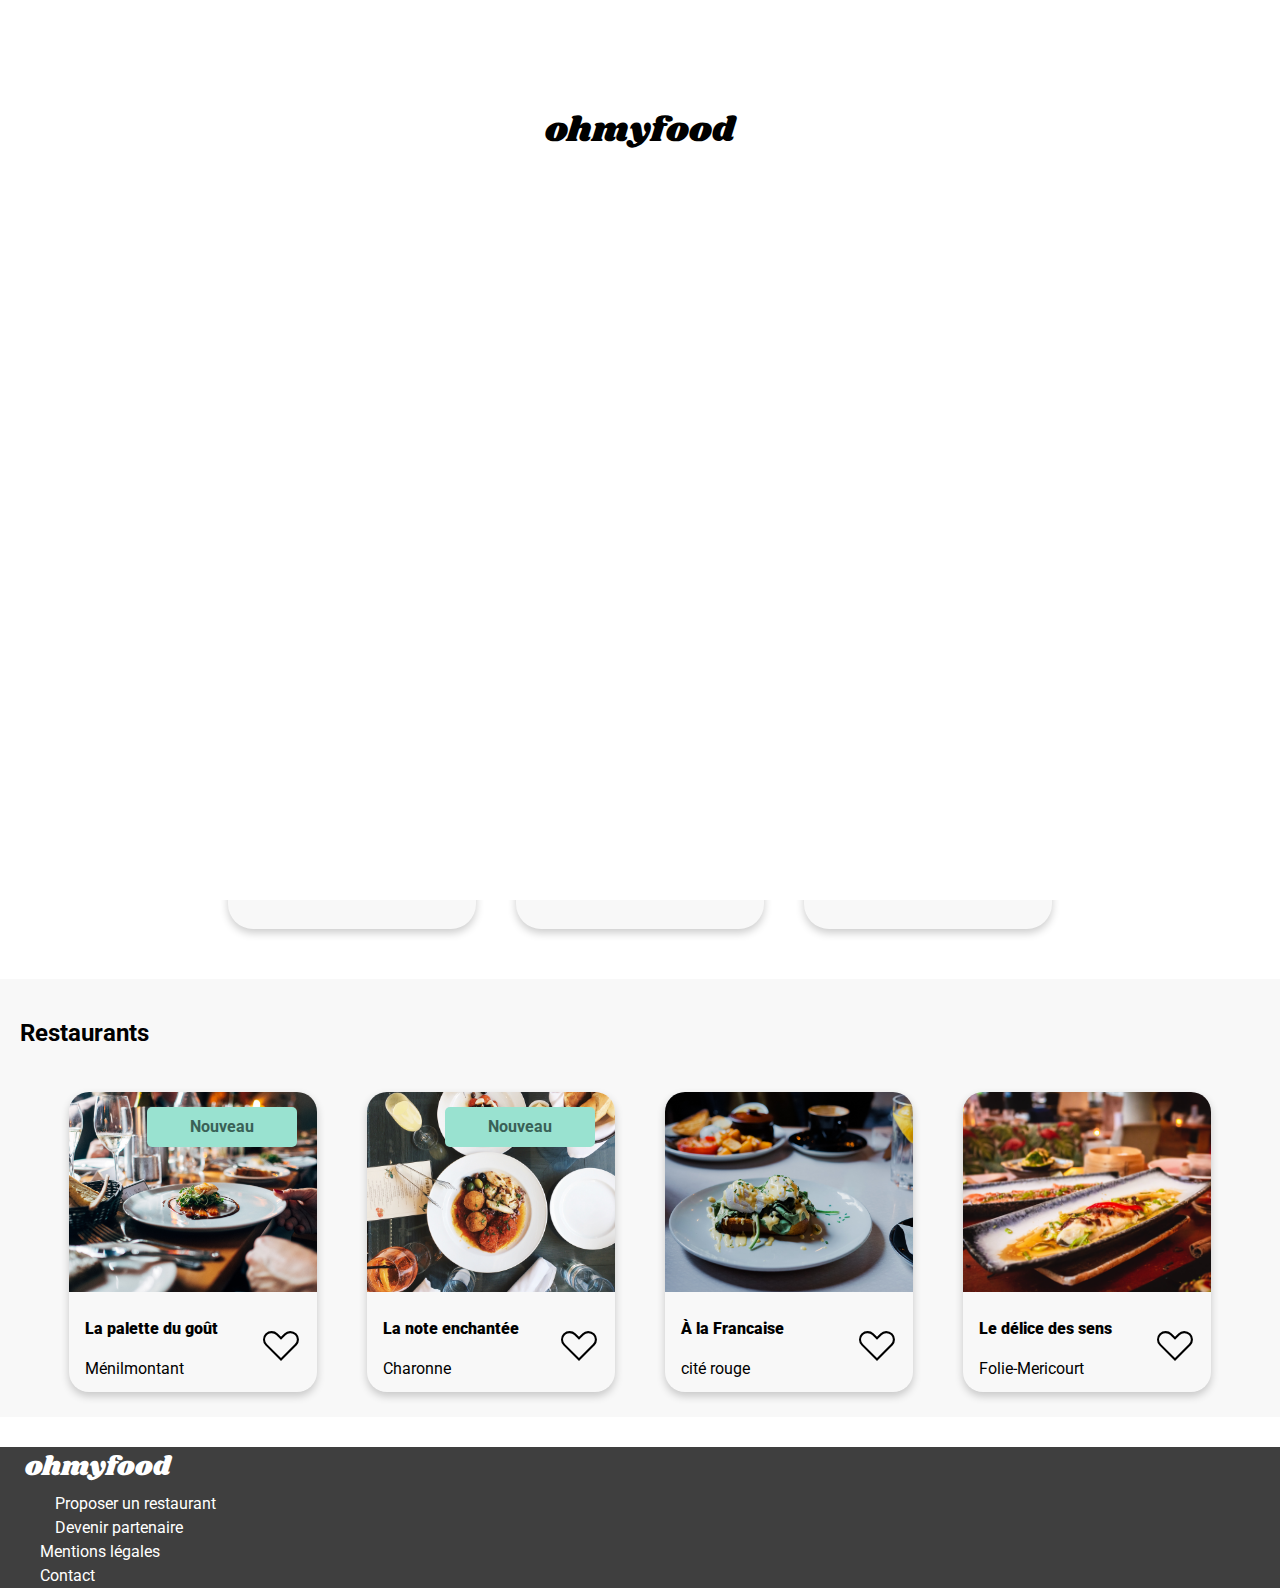
<file: index.html>
<!DOCTYPE html>
<html lang="fr">

<head>
    <meta charset="UTF-8">
    <meta name="viewport" content="width=device-width, initial-scale=1.0">
    <link rel="stylesheet" href="https://use.fontawesome.com/releases/v5.15.1/css/all.css"
        integrity="sha384-vp86vTRFVJgpjF9jiIGPEEqYqlDwgyBgEF109VFjmqGmIY/Y4HV4d3Gp2irVfcrp" crossorigin="anonymous">
    <link href="https://fonts.googleapis.com/css2?family=Shrikhand&display=swap" rel="stylesheet" />
    <link href="https://fonts.googleapis.com/css2?family=Roboto&display=swap" rel="stylesheet" />
    <title>OhMyFood</title>
    <link rel="stylesheet" href="sass/main.css">
</head>

<body>
    <!-- Loader -->
    <div class="section__loader">
        <div class="loader">
            <svg xmlns="http://www.w3.org/2000/svg" viewBox="-600 -10 1661 512">
        
                <path class="path_center"
                d="M481.9 270.1C490.9 279.1 496 291.3 496 304C496 316.7 490.9 328.9 481.9 337.9C472.9 346.9 460.7 352 448 352H64C51.27 352 39.06 346.9 30.06 337.9C21.06 328.9 16 316.7 16 304C16 291.3 21.06 279.1 30.06 270.1C39.06 261.1 51.27 256 64 256H448C460.7 256 472.9 261.1 481.9 270.1z"></path>
                <path class="path_bottom"
                d="M475.3 388.7C478.3 391.7 480 395.8 480 400V416C480 432.1 473.3 449.3 461.3 461.3C449.3 473.3 432.1 480 416 480H96C79.03 480 62.75 473.3 50.75 461.3C38.74 449.3 32 432.1 32 416V400C32 395.8 33.69 391.7 36.69 388.7C39.69 385.7 43.76 384 48 384H464C468.2 384 472.3 385.7 475.3 388.7z"></path>
                <path class="path_top"
                d="M50.39 220.8C45.93 218.6 42.03 215.5 38.97 211.6C35.91 207.7 33.79 203.2 32.75 198.4C31.71 193.5 31.8 188.5 32.99 183.7C54.98 97.02 146.5 32 256 32C365.5 32 457 97.02 479 183.7C480.2 188.5 480.3 193.5 479.2 198.4C478.2 203.2 476.1 207.7 473 211.6C469.1 215.5 466.1 218.6 461.6 220.8C457.2 222.9 452.3 224 447.3 224H64.67C59.73 224 54.84 222.9 50.39 220.8z"></path>
                <path class="path_point"
                d="M372.7 116.7C369.7 119.7 368 123.8 368 128C368 131.2 368.9 134.3 370.7 136.9C372.5 139.5 374.1 141.6 377.9 142.8C380.8 143.1 384 144.3 387.1 143.7C390.2 143.1 393.1 141.6 395.3 139.3C397.6 137.1 399.1 134.2 399.7 131.1C400.3 128 399.1 124.8 398.8 121.9C397.6 118.1 395.5 116.5 392.9 114.7C390.3 112.9 387.2 111.1 384 111.1C379.8 111.1 375.7 113.7 372.7 116.7V116.7z"></path>
                <path class="path_point"
                d="M244.7 84.69C241.7 87.69 240 91.76 240 96C240 99.16 240.9 102.3 242.7 104.9C244.5 107.5 246.1 109.6 249.9 110.8C252.8 111.1 256 112.3 259.1 111.7C262.2 111.1 265.1 109.6 267.3 107.3C269.6 105.1 271.1 102.2 271.7 99.12C272.3 96.02 271.1 92.8 270.8 89.88C269.6 86.95 267.5 84.45 264.9 82.7C262.3 80.94 259.2 79.1 256 79.1C251.8 79.1 247.7 81.69 244.7 84.69V84.69z"></path>
                <path class="path_point"
                d="M116.7 116.7C113.7 119.7 112 123.8 112 128C112 131.2 112.9 134.3 114.7 136.9C116.5 139.5 118.1 141.6 121.9 142.8C124.8 143.1 128 144.3 131.1 143.7C134.2 143.1 137.1 141.6 139.3 139.3C141.6 137.1 143.1 134.2 143.7 131.1C144.3 128 143.1 124.8 142.8 121.9C141.6 118.1 139.5 116.5 136.9 114.7C134.3 112.9 131.2 111.1 128 111.1C123.8 111.1 119.7 113.7 116.7 116.7L116.7 116.7z"></path>
              </svg>
        </div>
        <h1 class="logo">ohmyfood</h1>
    </div>
    <!-- Header -->
    <header>
        <h1 class="logo">ohmyfood</h1>
        <div class="wrapper">
            <nav class="localisation">
                <i class="fas fa-map-marker-alt mapmarker"></i>
                <p class="localisation__city"><strong> Paris, Belleville</strong></p>
            </nav>
        </div>
        <section class="explorer">
            <div class="explorer__content">
                <h2 class="explorer__title">Réserver le menu qui vous convient</h2>
                <p class="explorer__subtitle">Découvrez des restaurants d'exception, séléction par nos soins.</p>
                <a href="#Restaurants" class="explorer__btn">Explorer nos restaurants</a>
            </div>
        </section>
    </header>

    <!-- Section Fonctionnement -->
    <section class="functioning">
        <h2 class="functioning__title">Fonctionnement</h2>
        <!--Contient les cards de fonctionnement-->
        <div class="functioning__container">

            <div class="functioning__block">
                <div class="step">1</div>
                <i class="fas fa-mobile-alt"></i>
                <p>Choisissez un restaurant</p>
            </div>

            <div class="functioning__block">
                <div class="step">2</div>
                <i class="fas fa-list"></i>
                <p>Composez votre menu</p>
            </div>
            <div class="functioning__block">
                <div class="step">3</div>
                <i class="fas fa-store"></i>
                <p>Dégustez au restaurant</p>
            </div>
        </div>
    </section>
    <!-- Section avec les restauants -->
    <section class="restaurant__card__section" id="Restaurants">
        <h2 class="main__menu__title">Restaurants</h2>
        <!--Contient les card des restaurants-->
        <div class="card__section">
            <div class="card">
                <a href="menus/restaurant_A.html">
                    <div class="ribbon"><span>Nouveau</span></div>
                    <img src="imgs/restaurants/jay-wennington-N_Y88TWmGwA-unsplash.jpg" alt="Avatar">
                    <div class="container">
                        <div class="card__title">
                            <h4><b>La palette du goût</b></h4>
                            <p>Ménilmontant</p>
                        </div>
                        <svg class='heart' height="0" width="0">
                            <defs>
                                <clipPath id="svgPath">
                                    <path
                                        d="M20,35.09,4.55,19.64a8.5,8.5,0,0,1-.13-12l.13-.13a8.72,8.72,0,0,1,12.14,0L20,10.79l3.3-3.3a8.09,8.09,0,0,1,5.83-2.58,8.89,8.89,0,0,1,6.31,2.58,8.5,8.5,0,0,1,.13,12l-.13.13Z" />
                                </clipPath>
                            </defs>
                        </svg>

                        <div class="heart__container">
                            <svg width="40" height="40" viewBox="0 0 40 40" class='heart__stroke'>
                                <path
                                    d="M20,35.07,4.55,19.62a8.5,8.5,0,0,1-.12-12l.12-.12a8.72,8.72,0,0,1,12.14,0L20,10.77l3.3-3.3A8.09,8.09,0,0,1,29.13,4.9a8.89,8.89,0,0,1,6.31,2.58,8.5,8.5,0,0,1,.12,12l-.12.12ZM10.64,7.13A6.44,6.44,0,0,0,6.07,18.19L20,32.06,33.94,18.12A6.44,6.44,0,0,0,34,9l0,0a6.44,6.44,0,0,0-4.77-1.85A6,6,0,0,0,24.83,9L20,13.78,15.21,9A6.44,6.44,0,0,0,10.64,7.13Z" />
                            </svg>
                            <div class='heart__clip'></div>
                        </div>
                    </div>
                </a>
            </div>
            <div class="card">
                <a href="menus/restaurant_B.html">
                    <div class="ribbon"><span>Nouveau</span></div>
                    <img src="imgs/restaurants/stil-u2Lp8tXIcjw-unsplash.jpg" alt="Avatar">
                    <div class="container">
                        <div class="card__title">
                            <h4><b>La note enchantée</b></h4>
                            <p>Charonne</p>
                        </div>
                        <svg class='heart' height="0" width="0">
                            <defs>
                                <clipPath class="svgPath">
                                    <path
                                        d="M20,35.09,4.55,19.64a8.5,8.5,0,0,1-.13-12l.13-.13a8.72,8.72,0,0,1,12.14,0L20,10.79l3.3-3.3a8.09,8.09,0,0,1,5.83-2.58,8.89,8.89,0,0,1,6.31,2.58,8.5,8.5,0,0,1,.13,12l-.13.13Z" />
                                </clipPath>
                            </defs>
                        </svg>
                        <div class="heart__container">
                            <svg width="40" height="40" viewBox="0 0 40 40" class='heart__stroke'>
                                <path
                                    d="M20,35.07,4.55,19.62a8.5,8.5,0,0,1-.12-12l.12-.12a8.72,8.72,0,0,1,12.14,0L20,10.77l3.3-3.3A8.09,8.09,0,0,1,29.13,4.9a8.89,8.89,0,0,1,6.31,2.58,8.5,8.5,0,0,1,.12,12l-.12.12ZM10.64,7.13A6.44,6.44,0,0,0,6.07,18.19L20,32.06,33.94,18.12A6.44,6.44,0,0,0,34,9l0,0a6.44,6.44,0,0,0-4.77-1.85A6,6,0,0,0,24.83,9L20,13.78,15.21,9A6.44,6.44,0,0,0,10.64,7.13Z" />
                            </svg>
                            <div class='heart__clip'></div>
                        </div>
                    </div>
                </a>
            </div>
            <div class="card">
                <a href="menus/restaurant_C.html">
                    <img src="imgs/restaurants/toa-heftiba-DQKerTsQwi0-unsplash.jpg" alt="Avatar">
                    <div class="container">
                        <div class="card__title">
                            <h4><b>À la Francaise</b></h4>
                            <p>cité rouge</p>
                        </div>
                        <svg class='heart' height="0" width="0">
                            <defs>
                                <clipPath class="svgPath">
                                    <path
                                        d="M20,35.09,4.55,19.64a8.5,8.5,0,0,1-.13-12l.13-.13a8.72,8.72,0,0,1,12.14,0L20,10.79l3.3-3.3a8.09,8.09,0,0,1,5.83-2.58,8.89,8.89,0,0,1,6.31,2.58,8.5,8.5,0,0,1,.13,12l-.13.13Z" />
                                </clipPath>
                            </defs>
                        </svg>

                        <div class="heart__container">
                            <svg width="40" height="40" viewBox="0 0 40 40" class='heart__stroke'>
                                <path
                                    d="M20,35.07,4.55,19.62a8.5,8.5,0,0,1-.12-12l.12-.12a8.72,8.72,0,0,1,12.14,0L20,10.77l3.3-3.3A8.09,8.09,0,0,1,29.13,4.9a8.89,8.89,0,0,1,6.31,2.58,8.5,8.5,0,0,1,.12,12l-.12.12ZM10.64,7.13A6.44,6.44,0,0,0,6.07,18.19L20,32.06,33.94,18.12A6.44,6.44,0,0,0,34,9l0,0a6.44,6.44,0,0,0-4.77-1.85A6,6,0,0,0,24.83,9L20,13.78,15.21,9A6.44,6.44,0,0,0,10.64,7.13Z" />
                            </svg>
                            <div class='heart__clip'></div>
                        </div>
                    </div>
                </a>
            </div>
            <div class="card">
                <a href="menus/restaurant_D.html">
                    <img src="imgs/restaurants/louis-hansel-shotsoflouis-qNBGVyOCY8Q-unsplash.jpg" alt="Avatar">
                    <div class="container">
                        <div class="card__title">
                            <h4><b>Le délice des sens</b></h4>
                            <p>Folie-Mericourt</p>
                        </div>
                        <svg class='heart' height="0" width="0">
                            <defs>
                                <clipPath class="svgPath">
                                    <path
                                        d="M20,35.09,4.55,19.64a8.5,8.5,0,0,1-.13-12l.13-.13a8.72,8.72,0,0,1,12.14,0L20,10.79l3.3-3.3a8.09,8.09,0,0,1,5.83-2.58,8.89,8.89,0,0,1,6.31,2.58,8.5,8.5,0,0,1,.13,12l-.13.13Z" />
                                </clipPath>
                            </defs>
                        </svg>

                        <div class="heart__container">
                            <svg width="40" height="40" viewBox="0 0 40 40" class='heart__stroke'>
                                <path
                                    d="M20,35.07,4.55,19.62a8.5,8.5,0,0,1-.12-12l.12-.12a8.72,8.72,0,0,1,12.14,0L20,10.77l3.3-3.3A8.09,8.09,0,0,1,29.13,4.9a8.89,8.89,0,0,1,6.31,2.58,8.5,8.5,0,0,1,.12,12l-.12.12ZM10.64,7.13A6.44,6.44,0,0,0,6.07,18.19L20,32.06,33.94,18.12A6.44,6.44,0,0,0,34,9l0,0a6.44,6.44,0,0,0-4.77-1.85A6,6,0,0,0,24.83,9L20,13.78,15.21,9A6.44,6.44,0,0,0,10.64,7.13Z" />
                            </svg>
                            <div class='heart__clip'></div>
                        </div>
                    </div>
                </a>
            </div>
        </div>
    </section>

    <footer class="footer__section">
        <h1 class="logo">ohmyfood</h1>
        <ul>
            <li><i class="fas fa-utensils"></i><a href="#">Proposer un restaurant</a></li>
            <li><i class="fas fa-handshake"></i><a href="#">Devenir partenaire</a></li>
            <li><a href="#">Mentions légales</a></li>
            <li><a href="mailto:andreas.arnolfo@gmail.com">Contact</a></li>
        </ul>
    </footer>

</body>

</html>
</file>
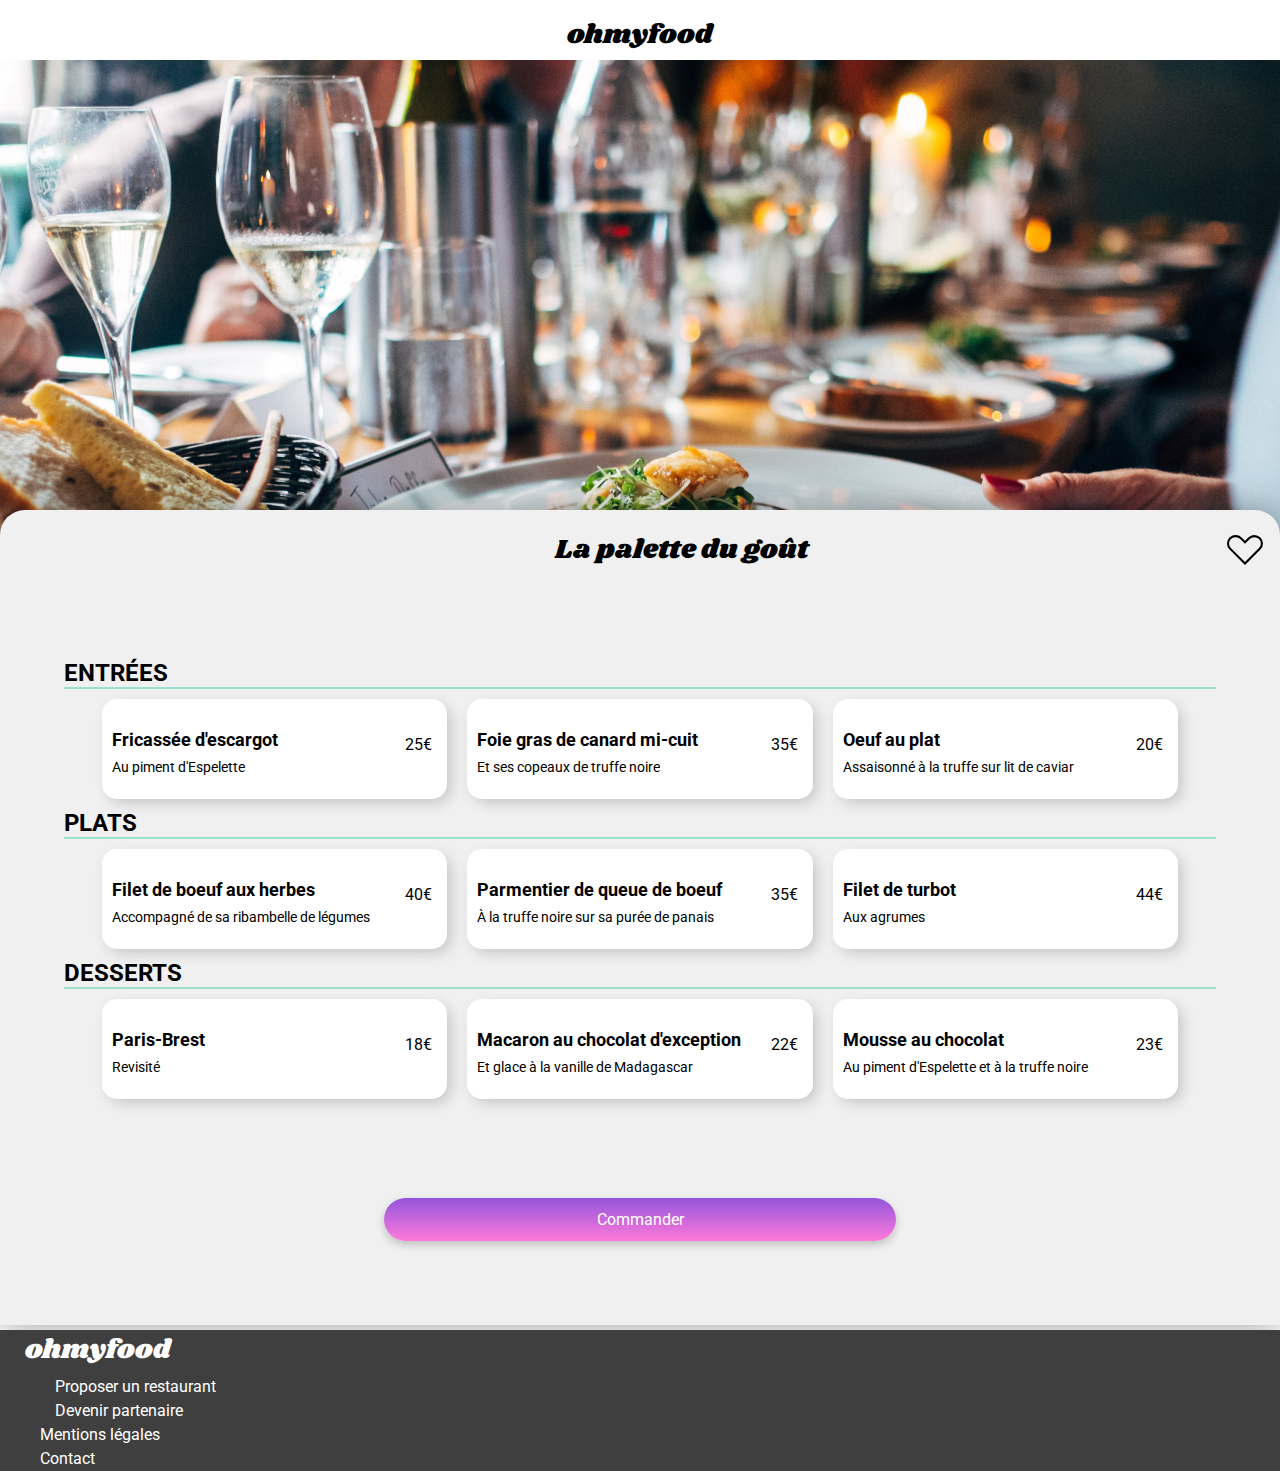
<file: menus/restaurant_A.html>
<!DOCTYPE html>
<html>

<head>
    <meta charset="UTF-8">
    <meta name="viewport" content="width=device-width, initial-scale=1.0">
    <link rel="stylesheet" href="https://use.fontawesome.com/releases/v5.15.1/css/all.css"
        integrity="sha384-vp86vTRFVJgpjF9jiIGPEEqYqlDwgyBgEF109VFjmqGmIY/Y4HV4d3Gp2irVfcrp" crossorigin="anonymous">
    <link href="https://fonts.googleapis.com/css2?family=Shrikhand&display=swap" rel="stylesheet" />
    <link href="https://fonts.googleapis.com/css2?family=Roboto&display=swap" rel="stylesheet" />
    <title>OhMyFood</title>
    <link rel="stylesheet" href="../sass/main.css">

</head>

<body>
    <header>
        <nav class="nav__menus">
            <a href="../index.html"><i class="fas fa-arrow-left"></i></a>
            <h1 class="logo">ohmyfood</h1>
        </nav>
        <div class="banner a"></div>
        <!-- <img class="banner" src="../imgs/restaurants/jay-wennington-N_Y88TWmGwA-unsplash.jpg" alt=""> -->
    </header>

    <section class="menu">
        <div class="menu__title">
            <h1 class="logo ">La palette du goût</h1>
            <svg id='heart' height="0" width="0">
                <defs>
                    <clipPath id="svgPath">
                        <path
                            d="M20,35.09,4.55,19.64a8.5,8.5,0,0,1-.13-12l.13-.13a8.72,8.72,0,0,1,12.14,0L20,10.79l3.3-3.3a8.09,8.09,0,0,1,5.83-2.58,8.89,8.89,0,0,1,6.31,2.58,8.5,8.5,0,0,1,.13,12l-.13.13Z" />
                    </clipPath>
                </defs>
            </svg>

            <div class="heart__container">
                <svg width="40" height="40" viewBox="0 0 40 40" class='heart__stroke'>
                    <path
                        d="M20,35.07,4.55,19.62a8.5,8.5,0,0,1-.12-12l.12-.12a8.72,8.72,0,0,1,12.14,0L20,10.77l3.3-3.3A8.09,8.09,0,0,1,29.13,4.9a8.89,8.89,0,0,1,6.31,2.58,8.5,8.5,0,0,1,.12,12l-.12.12ZM10.64,7.13A6.44,6.44,0,0,0,6.07,18.19L20,32.06,33.94,18.12A6.44,6.44,0,0,0,34,9l0,0a6.44,6.44,0,0,0-4.77-1.85A6,6,0,0,0,24.83,9L20,13.78,15.21,9A6.44,6.44,0,0,0,10.64,7.13Z" />

                </svg>

                <a href='#' class='heart__clip'></a>
            </div>
        </div>
       
        <div class="menu__block">
            <h2 class="menu-sub-title">ENTRÉES</h2>
            
            <div class="card-menu-dish  delay-1">
                <div class="card-menu-dish__infos">
                    <h3 class="card-menu-dish__title">Fricassée d'escargot</h3>
                    <div class="card-menu-dish__seasoning">Au piment d'Espelette</div>
                </div>
                <div class="card-menu-dish__price">25€</div>
                <div class="card-menu-dish__checkbox"><i class="fas fa-check-circle"></i></div>
            </div>

            <div class="card-menu-dish  delay-2">
                <div class="card-menu-dish__infos">
                    <h3 class="card-menu-dish__title">Foie gras de canard mi-cuit</h3>
                    <div class="card-menu-dish__seasoning">Et ses copeaux de truffe noire</div>
                </div>
                <div class="card-menu-dish__price">35€</div>
                <div class="card-menu-dish__checkbox"><i class="fas fa-check-circle"></i></div>
            </div>

            <div class="card-menu-dish  delay-3">
                <div class="card-menu-dish__infos">
                    <h3 class="card-menu-dish__title">Oeuf au plat</h3>
                    <div class="card-menu-dish__seasoning">Assaisonné à la truffe sur lit de caviar</div>
                </div>
                <div class="card-menu-dish__price">20€</div>
                <div class="card-menu-dish__checkbox"><i class="fas fa-check-circle"></i></div>
            </div>

            <h2 class="menu-sub-title">PLATS</h2>
            <div class="card-menu-dish delay-1">
                <div class="card-menu-dish__infos">
                    <h3 class="card-menu-dish__title">Filet de boeuf aux herbes</h3>
                    <div class="card-menu-dish__seasoning">Accompagné de sa ribambelle de légumes</div>
                </div>
                <div class="card-menu-dish__price">40€</div>
                <div class="card-menu-dish__checkbox"><i class="fas fa-check-circle"></i></div>
            </div>

            <div class="card-menu-dish delay-2">
                <div class="card-menu-dish__infos">
                    <h3 class="card-menu-dish__title">Parmentier de queue de boeuf</h3>
                    <div class="card-menu-dish__seasoning">À la truffe noire sur sa purée de panais</div>
                </div>
                <div class="card-menu-dish__price">35€</div>
                <div class="card-menu-dish__checkbox"><i class="fas fa-check-circle"></i></div>
            </div>

            <div class="card-menu-dish delay-3">
                <div class="card-menu-dish__infos">
                    <h3 class="card-menu-dish__title">Filet de turbot</h3>
                    <div class="card-menu-dish__seasoning">Aux agrumes</div>
                </div>
                <div class="card-menu-dish__price">44€</div>
                <div class="card-menu-dish__checkbox"><i class="fas fa-check-circle"></i></div>
            </div>

            <h2 class="menu-sub-title">DESSERTS</h2>
            <div class="card-menu-dish delay-1">
                <div class="card-menu-dish__infos">
                    <h3 class="card-menu-dish__title">Paris-Brest</h3>
                    <div class="card-menu-dish__seasoning">Revisité</div>
                </div>
                <div class="card-menu-dish__price">18€</div>
                <div class="card-menu-dish__checkbox"><i class="fas fa-check-circle"></i></div>
            </div>

            <div class="card-menu-dish delay-2">
                <div class="card-menu-dish__infos">
                    <h3 class="card-menu-dish__title">Macaron au chocolat d'exception</h3>
                    <div class="card-menu-dish__seasoning">Et glace à la vanille de Madagascar</div>
                </div>
                <div class="card-menu-dish__price">22€</div>
                <div class="card-menu-dish__checkbox"><i class="fas fa-check-circle"></i></div>
            </div>

            <div class="card-menu-dish delay-3">
                <div class="card-menu-dish__infos">
                    <h3 class="card-menu-dish__title">Mousse au chocolat </h3>
                    <div class="card-menu-dish__seasoning">Au piment d'Espelette et à la truffe noire</div>
                </div>
                <div class="card-menu-dish__price">23€</div>
                <div class="card-menu-dish__checkbox"><i class="fas fa-check-circle"></i></div>
            </div>
        </div>
        <a class="explorer__btn">Commander</a>
    </section>

    <footer class="footer__section">
        <h1 class="logo">ohmyfood</h1>
        <ul>
            <li><i class="fas fa-utensils"></i><a href="#">Proposer un restaurant</a> </li>
            <li><i class="fas fa-handshake"></i><a href="#">Devenir partenaire</a></li>
            <li><a href="#">Mentions légales</a></li>
            <li><a href="mailto:andreas.arnolfo@gmail.com">Contact</a></li>
        </ul>
    </footer>

</body>

</html>
</file>
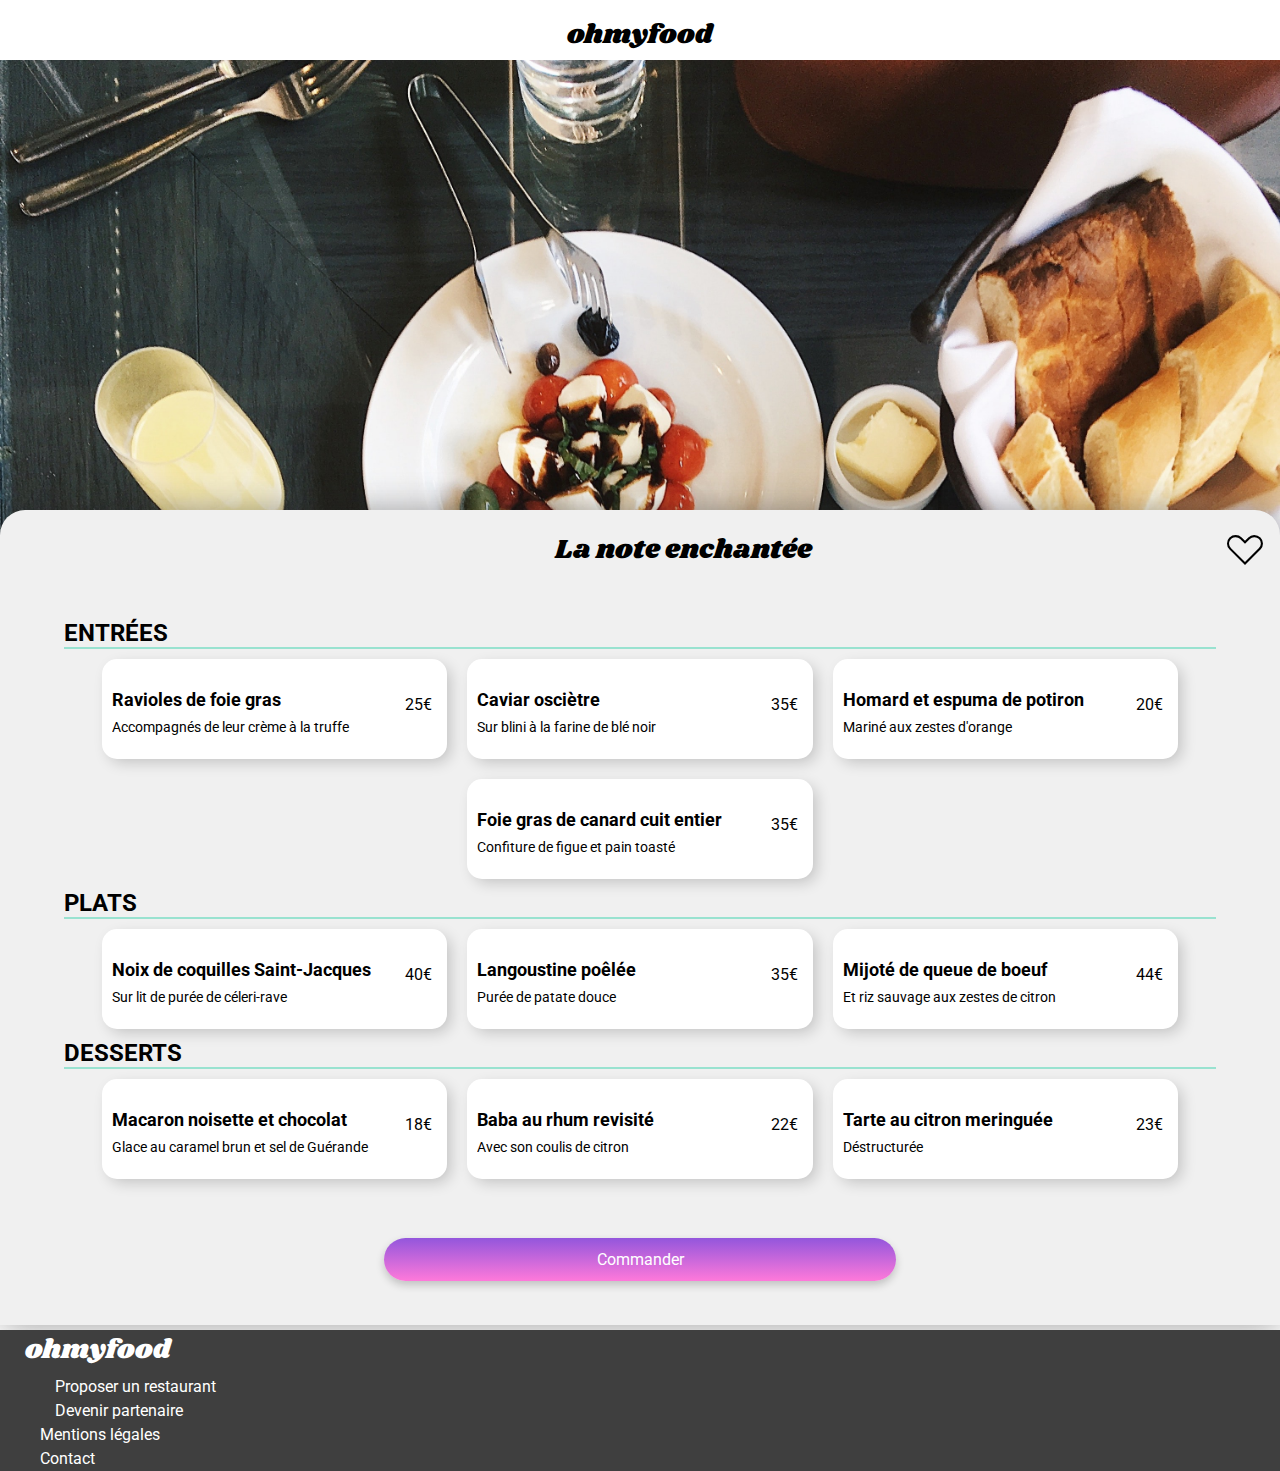
<file: menus/restaurant_B.html>
<!DOCTYPE html>
<html>

<head>
    <meta charset="UTF-8">
    <meta name="viewport" content="width=device-width, initial-scale=1.0">
    <link rel="stylesheet" href="https://use.fontawesome.com/releases/v5.15.1/css/all.css"
        integrity="sha384-vp86vTRFVJgpjF9jiIGPEEqYqlDwgyBgEF109VFjmqGmIY/Y4HV4d3Gp2irVfcrp" crossorigin="anonymous">
    <link href="https://fonts.googleapis.com/css2?family=Shrikhand&display=swap" rel="stylesheet" />
    <link href="https://fonts.googleapis.com/css2?family=Roboto&display=swap" rel="stylesheet" />
    <title>OhMyFood</title>
    <link rel="stylesheet" href="../sass/main.css">

</head>

<body>
    <header>
        <div class="nav__menus">
            <a href="../index.html"><i class="fas fa-arrow-left"></i></a>
            <h1 class="logo">ohmyfood</h1>
        </div>
        <div class="banner b"></div>
        <!-- <img class="banner" src="../imgs/restaurants/jay-wennington-N_Y88TWmGwA-unsplash.jpg" alt=""> -->
    </header>

    <section class="menu">
        <div class="menu__title">
            <h1 class="logo ">La note enchantée</h1>
            <svg id='heart' height="0" width="0">
                <defs>
                    <clipPath id="svgPath">
                        <path
                            d="M20,35.09,4.55,19.64a8.5,8.5,0,0,1-.13-12l.13-.13a8.72,8.72,0,0,1,12.14,0L20,10.79l3.3-3.3a8.09,8.09,0,0,1,5.83-2.58,8.89,8.89,0,0,1,6.31,2.58,8.5,8.5,0,0,1,.13,12l-.13.13Z" />
                    </clipPath>
                </defs>
            </svg>

            <div class="heart__container">
                <svg width="40" height="40" viewBox="0 0 40 40" class='heart__stroke'>
                    <path
                        d="M20,35.07,4.55,19.62a8.5,8.5,0,0,1-.12-12l.12-.12a8.72,8.72,0,0,1,12.14,0L20,10.77l3.3-3.3A8.09,8.09,0,0,1,29.13,4.9a8.89,8.89,0,0,1,6.31,2.58,8.5,8.5,0,0,1,.12,12l-.12.12ZM10.64,7.13A6.44,6.44,0,0,0,6.07,18.19L20,32.06,33.94,18.12A6.44,6.44,0,0,0,34,9l0,0a6.44,6.44,0,0,0-4.77-1.85A6,6,0,0,0,24.83,9L20,13.78,15.21,9A6.44,6.44,0,0,0,10.64,7.13Z" />

                </svg>

                <a href='#' class='heart__clip'></a>
            </div>
        </div>
       
        <div class="menu__block">
            <h2 class="menu-sub-title">ENTRÉES</h2>
            <div class="card-menu-dish delay-1">
                <div class="card-menu-dish__infos">
                    <h3 class="card-menu-dish__title">Ravioles de foie gras</h3>
                    <div class="card-menu-dish__seasoning">Accompagnés de leur crème à la truffe</div>
                </div>
                <div class="card-menu-dish__price">25€</div>
                <div class="card-menu-dish__checkbox"><i class="fas fa-check-circle"></i></div>
            </div>

            <div class="card-menu-dish delay-2">
                <div class="card-menu-dish__infos">
                    <h3 class="card-menu-dish__title">Caviar osciètre </h3>
                    <div class="card-menu-dish__seasoning">Sur blini à la farine de blé noir</div>
                </div>
                <div class="card-menu-dish__price">35€</div>
                <div class="card-menu-dish__checkbox"><i class="fas fa-check-circle"></i></div>
            </div>

            <div class="card-menu-dish delay-3">
                <div class="card-menu-dish__infos">
                    <h3 class="card-menu-dish__title">Homard et espuma de potiron</h3>
                    <div class="card-menu-dish__seasoning">Mariné aux zestes d'orange</div>
                </div>
                <div class="card-menu-dish__price">20€</div>
                <div class="card-menu-dish__checkbox"><i class="fas fa-check-circle"></i></div>
            </div>

            <div class="card-menu-dish delay-4">
                <div class="card-menu-dish__infos">
                    <h3 class="card-menu-dish__title">Foie gras de canard cuit entier</h3>
                    <div class="card-menu-dish__seasoning">Confiture de figue et pain toasté</div>
                </div>
                <div class="card-menu-dish__price">35€</div>
                <div class="card-menu-dish__checkbox"><i class="fas fa-check-circle"></i></div>
            </div>

            <h2 class="menu-sub-title">PLATS</h2>
            <div class="card-menu-dish delay-1">
                <div class="card-menu-dish__infos">
                    <h3 class="card-menu-dish__title">Noix de coquilles Saint-Jacques</h3>
                    <div class="card-menu-dish__seasoning">Sur lit de purée de céleri-rave</div>
                </div>
                <div class="card-menu-dish__price">40€</div>
                <div class="card-menu-dish__checkbox"><i class="fas fa-check-circle"></i></div>
            </div>

            <div class="card-menu-dish delay-2">
                <div class="card-menu-dish__infos">
                    <h3 class="card-menu-dish__title">Langoustine poêlée</h3>
                    <div class="card-menu-dish__seasoning">Purée de patate douce</div>
                </div>
                <div class="card-menu-dish__price">35€</div>
                <div class="card-menu-dish__checkbox"><i class="fas fa-check-circle"></i></div>
            </div>

            <div class="card-menu-dish delay-3">
                <div class="card-menu-dish__infos">
                    <h3 class="card-menu-dish__title">Mijoté de queue de boeuf </h3>
                    <div class="card-menu-dish__seasoning">Et riz sauvage aux zestes de citron</div>
                </div>
                <div class="card-menu-dish__price">44€</div>
                <div class="card-menu-dish__checkbox"><i class="fas fa-check-circle"></i></div>
            </div>

            <h2 class="menu-sub-title">DESSERTS</h2>
            <div class="card-menu-dish delay-1">
                <div class="card-menu-dish__infos">
                    <h3 class="card-menu-dish__title">Macaron noisette et chocolat</h3>
                    <div class="card-menu-dish__seasoning">Glace au caramel brun et sel de Guérande</div>
                </div>
                <div class="card-menu-dish__price">18€</div>
                <div class="card-menu-dish__checkbox"><i class="fas fa-check-circle"></i></div>
            </div>

            <div class="card-menu-dish delay-2">
                <div class="card-menu-dish__infos">
                    <h3 class="card-menu-dish__title">Baba au rhum revisité</h3>
                    <div class="card-menu-dish__seasoning">Avec son coulis de citron</div>
                </div>
                <div class="card-menu-dish__price">22€</div>
                <div class="card-menu-dish__checkbox"><i class="fas fa-check-circle"></i></div>
            </div>

            <div class="card-menu-dish delay-3">
                <div class="card-menu-dish__infos">
                    <h3 class="card-menu-dish__title">Tarte au citron meringuée </h3>
                    <div class="card-menu-dish__seasoning">Déstructurée</div>
                </div>
                <div class="card-menu-dish__price">23€</div>
                <div class="card-menu-dish__checkbox"><i class="fas fa-check-circle"></i></div>
            </div>
        </div>
        <a class="explorer__btn">Commander</a>
    </section>

    <footer class="footer__section">
        <h1 class="logo">ohmyfood</h1>
        <ul>
            <li><i class="fas fa-utensils"></i><a href="#">Proposer un restaurant</a> </li>
            <li><i class="fas fa-handshake"></i><a href="#">Devenir partenaire</a></li>
            <li><a href="#">Mentions légales</a></li>
            <li><a href="mailto:andreas.arnolfo@gmail.com">Contact</a></li>
        </ul>
    </footer>

</body>

</html>
</file>
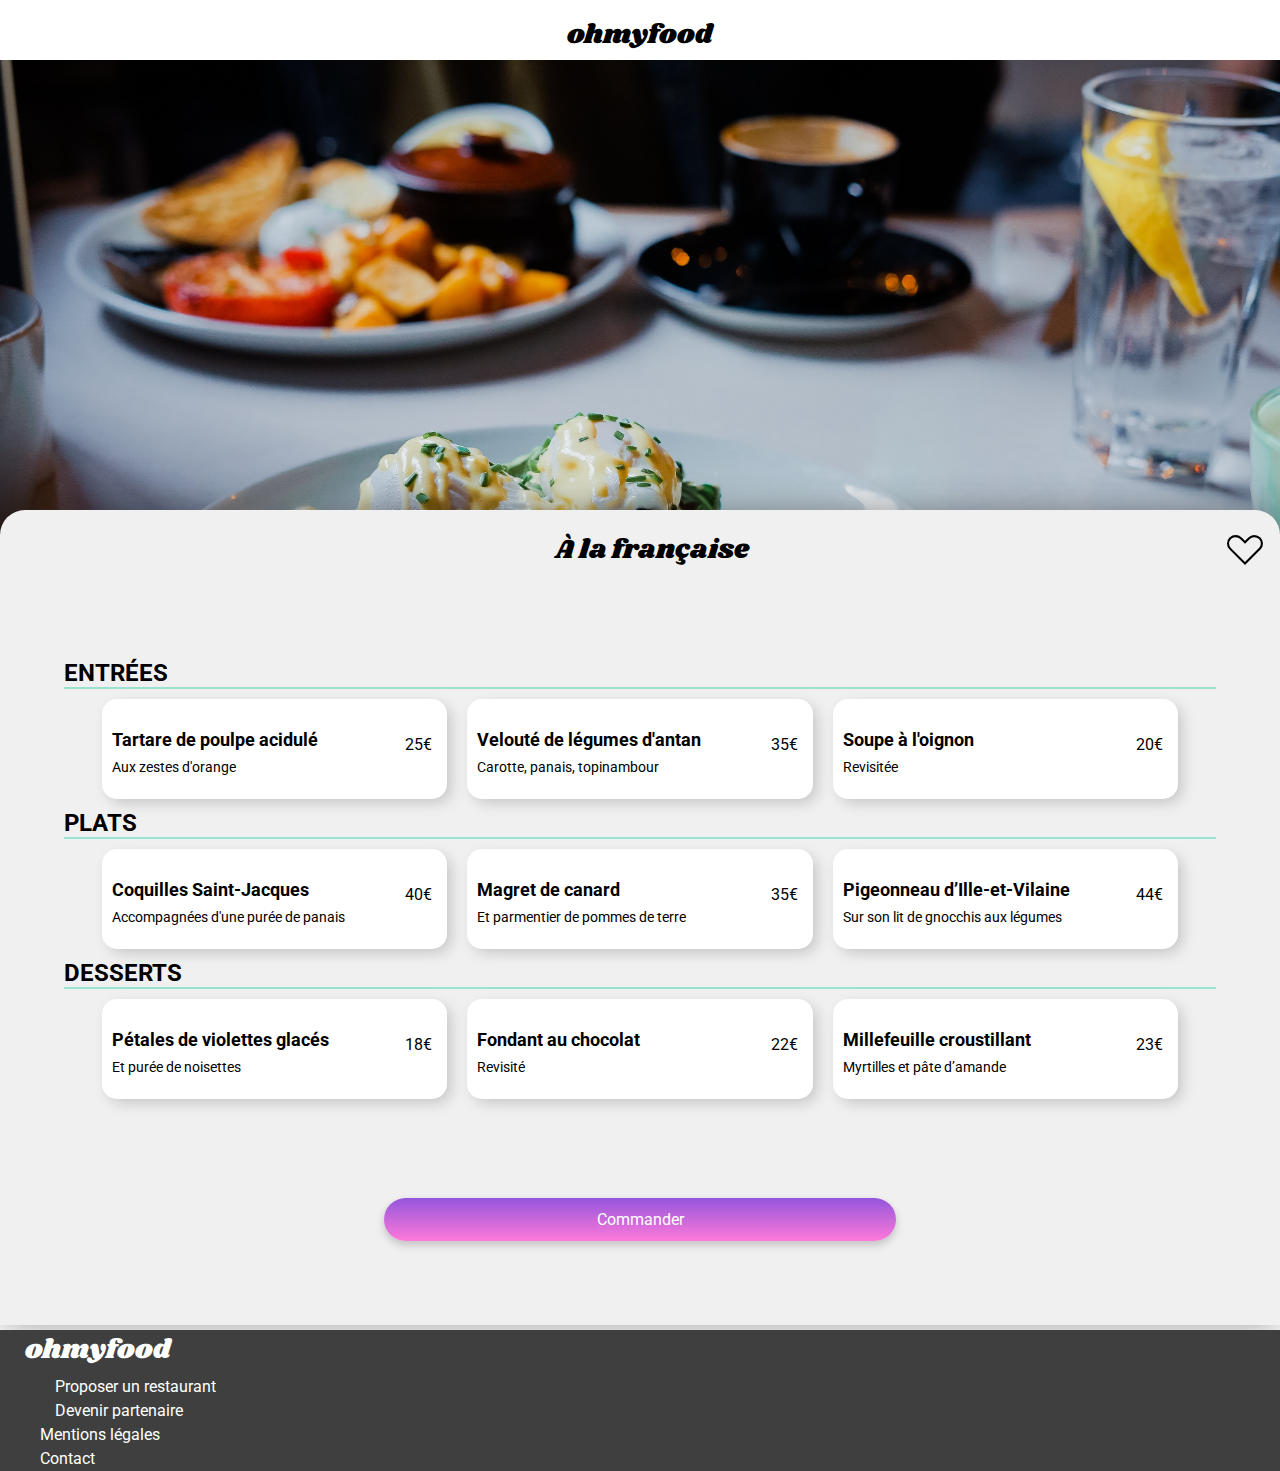
<file: menus/restaurant_C.html>
<!DOCTYPE html>
<html>

<head>
    <meta charset="UTF-8">
    <meta name="viewport" content="width=device-width, initial-scale=1.0">
    <link rel="stylesheet" href="https://use.fontawesome.com/releases/v5.15.1/css/all.css"
        integrity="sha384-vp86vTRFVJgpjF9jiIGPEEqYqlDwgyBgEF109VFjmqGmIY/Y4HV4d3Gp2irVfcrp" crossorigin="anonymous">
    <link href="https://fonts.googleapis.com/css2?family=Shrikhand&display=swap" rel="stylesheet" />
    <link href="https://fonts.googleapis.com/css2?family=Roboto&display=swap" rel="stylesheet" />
    <title>OhMyFood</title>
    <link rel="stylesheet" href="../sass/main.css">

</head>

<body>
    <header>
        <div class="nav__menus">
            <a href="../index.html"><i class="fas fa-arrow-left"></i></a>
            <h1 class="logo">ohmyfood</h1>
        </div>
        <div class="banner c"></div>
        <!-- <img class="banner" src="../imgs/restaurants/jay-wennington-N_Y88TWmGwA-unsplash.jpg" alt=""> -->
    </header>

    <section class="menu">
        <div class="menu__title">
            <h1 class="logo ">À la française</h1>
            <svg id='heart' height="0" width="0">
                <defs>
                    <clipPath id="svgPath">
                        <path
                            d="M20,35.09,4.55,19.64a8.5,8.5,0,0,1-.13-12l.13-.13a8.72,8.72,0,0,1,12.14,0L20,10.79l3.3-3.3a8.09,8.09,0,0,1,5.83-2.58,8.89,8.89,0,0,1,6.31,2.58,8.5,8.5,0,0,1,.13,12l-.13.13Z" />
                    </clipPath>
                </defs>
            </svg>

            <div class="heart__container">
                <svg width="40" height="40" viewBox="0 0 40 40" class='heart__stroke'>
                    <path
                        d="M20,35.07,4.55,19.62a8.5,8.5,0,0,1-.12-12l.12-.12a8.72,8.72,0,0,1,12.14,0L20,10.77l3.3-3.3A8.09,8.09,0,0,1,29.13,4.9a8.89,8.89,0,0,1,6.31,2.58,8.5,8.5,0,0,1,.12,12l-.12.12ZM10.64,7.13A6.44,6.44,0,0,0,6.07,18.19L20,32.06,33.94,18.12A6.44,6.44,0,0,0,34,9l0,0a6.44,6.44,0,0,0-4.77-1.85A6,6,0,0,0,24.83,9L20,13.78,15.21,9A6.44,6.44,0,0,0,10.64,7.13Z" />

                </svg>

                <a href='#' class='heart__clip'></a>
            </div>
        </div>
       
        <div class="menu__block">
            
            <h2 class="menu-sub-title">ENTRÉES</h2>
            <div class="card-menu-dish delay-1">
                <div class="card-menu-dish__infos">
                    <h3 class="card-menu-dish__title">Tartare de poulpe acidulé</h3>
                    <div class="card-menu-dish__seasoning">Aux zestes d'orange</div>
                </div>
                <div class="card-menu-dish__price">25€</div>
                <div class="card-menu-dish__checkbox"><i class="fas fa-check-circle"></i></div>
            </div>

            <div class="card-menu-dish delay-2">
                <div class="card-menu-dish__infos">
                    <h3 class="card-menu-dish__title">Velouté de légumes d'antan</h3>
                    <div class="card-menu-dish__seasoning">Carotte, panais, topinambour</div>
                </div>
                <div class="card-menu-dish__price">35€</div>
                <div class="card-menu-dish__checkbox"><i class="fas fa-check-circle"></i></div>
            </div>

            <div class="card-menu-dish delay-3">
                <div class="card-menu-dish__infos">
                    <h3 class="card-menu-dish__title">Soupe à l'oignon</h3>
                    <div class="card-menu-dish__seasoning">Revisitée</div>
                </div>
                <div class="card-menu-dish__price">20€</div>
                <div class="card-menu-dish__checkbox"><i class="fas fa-check-circle"></i></div>
            </div>

            <h2 class="menu-sub-title">PLATS</h2>
            <div class="card-menu-dish delay-1">
                <div class="card-menu-dish__infos">
                    <h3 class="card-menu-dish__title">Coquilles Saint-Jacques</h3>
                    <div class="card-menu-dish__seasoning">Accompagnées d'une purée de panais</div>
                </div>
                <div class="card-menu-dish__price">40€</div>
                <div class="card-menu-dish__checkbox"><i class="fas fa-check-circle"></i></div>
            </div>

            <div class="card-menu-dish delay-2">
                <div class="card-menu-dish__infos">
                    <h3 class="card-menu-dish__title">Magret de canard</h3>
                    <div class="card-menu-dish__seasoning">Et parmentier de pommes de terre</div>
                </div>
                <div class="card-menu-dish__price">35€</div>
                <div class="card-menu-dish__checkbox"><i class="fas fa-check-circle"></i></div>
            </div>

            <div class="card-menu-dish delay-3">
                <div class="card-menu-dish__infos">
                    <h3 class="card-menu-dish__title">Pigeonneau d’Ille-et-Vilaine</h3>
                    <div class="card-menu-dish__seasoning">Sur son lit de gnocchis aux légumes</div>
                </div>
                <div class="card-menu-dish__price">44€</div>
                <div class="card-menu-dish__checkbox"><i class="fas fa-check-circle"></i></div>
            </div>

            <h2 class="menu-sub-title">DESSERTS</h2>
            <div class="card-menu-dish delay-1">
                <div class="card-menu-dish__infos">
                    <h3 class="card-menu-dish__title">Pétales de violettes glacés</h3>
                    <div class="card-menu-dish__seasoning">Et purée de noisettes</div>
                </div>
                <div class="card-menu-dish__price">18€</div>
                <div class="card-menu-dish__checkbox"><i class="fas fa-check-circle"></i></div>
            </div>

            <div class="card-menu-dish delay-2">
                <div class="card-menu-dish__infos">
                    <h3 class="card-menu-dish__title">Fondant au chocolat</h3>
                    <div class="card-menu-dish__seasoning">Revisité</div>
                </div>
                <div class="card-menu-dish__price">22€</div>
                <div class="card-menu-dish__checkbox"><i class="fas fa-check-circle"></i></div>
            </div>

            <div class="card-menu-dish delay-3">
                <div class="card-menu-dish__infos">
                    <h3 class="card-menu-dish__title">Millefeuille croustillant</h3>
                    <div class="card-menu-dish__seasoning">Myrtilles et pâte d’amande</div>
                </div>
                <div class="card-menu-dish__price">23€</div>
                <div class="card-menu-dish__checkbox"><i class="fas fa-check-circle"></i></div>
            </div>

        </div>
        <a class="explorer__btn">Commander</a>
    </section>

    <footer class="footer__section">
        <h1 class="logo">ohmyfood</h1>
        <ul>
            <li><i class="fas fa-utensils"></i><a href="#">Proposer un restaurant</a> </li>
            <li><i class="fas fa-handshake"></i><a href="#">Devenir partenaire</a></li>
            <li><a href="#">Mentions légales</a></li>
            <li><a href="mailto:andreas.arnolfo@gmail.com">Contact</a></li>
        </ul>
    </footer>

</body>

</html>
</file>
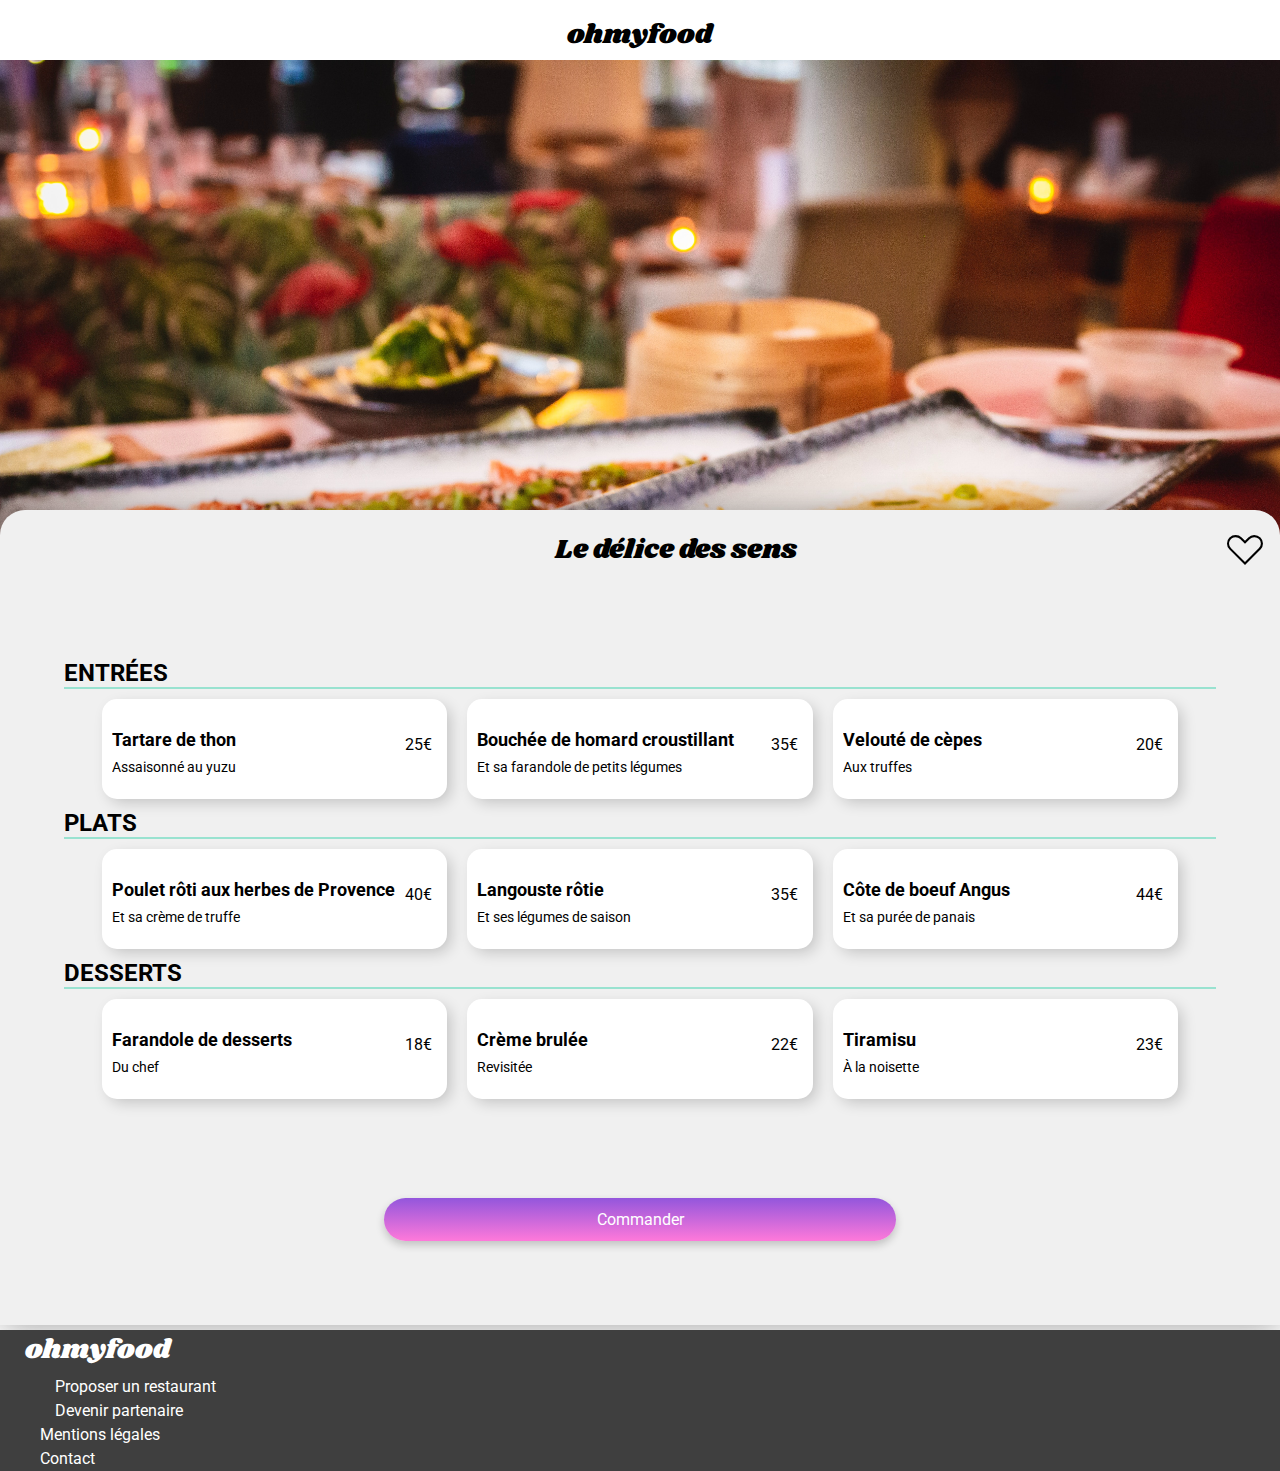
<file: menus/restaurant_D.html>
<!DOCTYPE html>
<html>

<head>
    <meta charset="UTF-8">
    <meta name="viewport" content="width=device-width, initial-scale=1.0">
    <link rel="stylesheet" href="https://use.fontawesome.com/releases/v5.15.1/css/all.css"
        integrity="sha384-vp86vTRFVJgpjF9jiIGPEEqYqlDwgyBgEF109VFjmqGmIY/Y4HV4d3Gp2irVfcrp" crossorigin="anonymous">
    <link href="https://fonts.googleapis.com/css2?family=Shrikhand&display=swap" rel="stylesheet" />
    <link href="https://fonts.googleapis.com/css2?family=Roboto&display=swap" rel="stylesheet" />
    <title>OhMyFood</title>
    <link rel="stylesheet" href="../sass/main.css">

</head>

<body>
    <header>
        <div class="nav__menus">
            <a href="../index.html"><i class="fas fa-arrow-left"></i></a>
            <h1 class="logo">ohmyfood</h1>
        </div>
        <div class="banner d"></div>
        <!-- <img class="banner" src="../imgs/restaurants/jay-wennington-N_Y88TWmGwA-unsplash.jpg" alt=""> -->
    </header>

    <section class="menu">
        <div class="menu__title">
            <h1 class="logo ">Le délice des sens</h1>
            <svg id='heart' height="0" width="0">
                <defs>
                    <clipPath id="svgPath">
                        <path
                            d="M20,35.09,4.55,19.64a8.5,8.5,0,0,1-.13-12l.13-.13a8.72,8.72,0,0,1,12.14,0L20,10.79l3.3-3.3a8.09,8.09,0,0,1,5.83-2.58,8.89,8.89,0,0,1,6.31,2.58,8.5,8.5,0,0,1,.13,12l-.13.13Z" />
                    </clipPath>
                </defs>
            </svg>

            <div class="heart__container">
                <svg width="40" height="40" viewBox="0 0 40 40" class='heart__stroke'>
                    <path
                        d="M20,35.07,4.55,19.62a8.5,8.5,0,0,1-.12-12l.12-.12a8.72,8.72,0,0,1,12.14,0L20,10.77l3.3-3.3A8.09,8.09,0,0,1,29.13,4.9a8.89,8.89,0,0,1,6.31,2.58,8.5,8.5,0,0,1,.12,12l-.12.12ZM10.64,7.13A6.44,6.44,0,0,0,6.07,18.19L20,32.06,33.94,18.12A6.44,6.44,0,0,0,34,9l0,0a6.44,6.44,0,0,0-4.77-1.85A6,6,0,0,0,24.83,9L20,13.78,15.21,9A6.44,6.44,0,0,0,10.64,7.13Z" />

                </svg>

                <a href='#' class='heart__clip'></a>
            </div>
        </div>
       
        <div class="menu__block">
            <h2 class="menu-sub-title">ENTRÉES</h2>
            <div class="card-menu-dish delay-1">
                <div class="card-menu-dish__infos">
                    <h3 class="card-menu-dish__title">Tartare de thon</h3>
                    <div class="card-menu-dish__seasoning">Assaisonné au yuzu</div>
                </div>
                <div class="card-menu-dish__price">25€</div>
                <div class="card-menu-dish__checkbox"><i class="fas fa-check-circle"></i></div>
            </div>

            <div class="card-menu-dish delay-2">
                <div class="card-menu-dish__infos">
                    <h3 class="card-menu-dish__title">Bouchée de homard croustillant </h3>
                    <div class="card-menu-dish__seasoning">Et sa farandole de petits légumes</div>
                </div>
                <div class="card-menu-dish__price">35€</div>
                <div class="card-menu-dish__checkbox"><i class="fas fa-check-circle"></i></div>
            </div>

            <div class="card-menu-dish delay-3">
                <div class="card-menu-dish__infos">
                    <h3 class="card-menu-dish__title">Velouté de cèpes </h3>
                    <div class="card-menu-dish__seasoning">Aux truffes</div>
                </div>
                <div class="card-menu-dish__price">20€</div>
                <div class="card-menu-dish__checkbox"><i class="fas fa-check-circle"></i></div>
            </div>

            <h2 class="menu-sub-title">PLATS</h2>
            <div class="card-menu-dish delay-1">
                <div class="card-menu-dish__infos">
                    <h3 class="card-menu-dish__title">Poulet rôti aux herbes de Provence</h3>
                    <div class="card-menu-dish__seasoning">Et sa crème de truffe</div>
                </div>
                <div class="card-menu-dish__price">40€</div>
                <div class="card-menu-dish__checkbox"><i class="fas fa-check-circle"></i></div>
            </div>

            <div class="card-menu-dish delay-2">
                <div class="card-menu-dish__infos">
                    <h3 class="card-menu-dish__title">Langouste rôtie </h3>
                    <div class="card-menu-dish__seasoning">Et ses légumes de saison</div>
                </div>
                <div class="card-menu-dish__price">35€</div>
                <div class="card-menu-dish__checkbox"><i class="fas fa-check-circle"></i></div>
            </div>

            <div class="card-menu-dish delay-3">
                <div class="card-menu-dish__infos">
                    <h3 class="card-menu-dish__title">Côte de boeuf Angus </h3>
                    <div class="card-menu-dish__seasoning">Et sa purée de panais</div>
                </div>
                <div class="card-menu-dish__price">44€</div>
                <div class="card-menu-dish__checkbox"><i class="fas fa-check-circle"></i></div>
            </div>

            <h2 class="menu-sub-title">DESSERTS</h2>
            <div class="card-menu-dish delay-1">
                <div class="card-menu-dish__infos">
                    <h3 class="card-menu-dish__title">Farandole de desserts</h3>
                    <div class="card-menu-dish__seasoning">Du chef</div>
                </div>
                <div class="card-menu-dish__price">18€</div>
                <div class="card-menu-dish__checkbox"><i class="fas fa-check-circle"></i></div>
            </div>

            <div class="card-menu-dish delay-2">
                <div class="card-menu-dish__infos">
                    <h3 class="card-menu-dish__title">Crème brulée </h3>
                    <div class="card-menu-dish__seasoning">Revisitée</div>
                </div>
                <div class="card-menu-dish__price">22€</div>
                <div class="card-menu-dish__checkbox"><i class="fas fa-check-circle"></i></div>
            </div>

            <div class="card-menu-dish delay-3">
                <div class="card-menu-dish__infos">
                    <h3 class="card-menu-dish__title">Tiramisu </h3>
                    <div class="card-menu-dish__seasoning">À la noisette</div>
                </div>
                <div class="card-menu-dish__price">23€</div>
                <div class="card-menu-dish__checkbox"><i class="fas fa-check-circle"></i></div>
            </div>

        </div>
        <a class="explorer__btn">Commander</a>
    </section>

    <footer class="footer__section">
        <h1 class="logo">ohmyfood</h1>
        <ul>
            <li><i class="fas fa-utensils"></i><a href="#">Proposer un restaurant</a> </li>
            <li><i class="fas fa-handshake"></i><a href="#">Devenir partenaire</a></li>
            <li><a href="#">Mentions légales</a></li>
            <li><a href="mailto:andreas.arnolfo@gmail.com">Contact</a></li>
        </ul>
    </footer>

</body>

</html>
</file>
<file: sass/main.css>
html {
  scroll-behavior: smooth;
  -webkit-font-smoothing: antialiased;
}

a {
  text-decoration: none;
  color: black;
  cursor: pointer;
}

body {
  margin: 0px;
  padding: 0px;
  font-family: "Roboto";
}

header {
  padding-top: 10px;
  text-align: center;
}
header header:not(.header-title) {
  max-height: 320px;
}

.explorer__btn {
  padding: 12px 15px;
  border: none;
  box-sizing: border-box;
  font-size: 1em;
  text-align: center;
  text-decoration: none;
  cursor: pointer;
  border-radius: 30px;
  background-image: linear-gradient(to top, #FF79DA, #9356dc);
  color: #fff;
  box-shadow: 0 4px 8px 0 rgba(0, 0, 0, 0.2);
  transition: 0.5s;
}
.explorer__btn:hover {
  box-shadow: 5px 8px 15px 0 rgba(0, 0, 0, 0.2);
  background-image: linear-gradient(to left top, #df7ec3, #a271df);
  transform: scale(1.05);
}

.card {
  box-shadow: 0 4px 8px 0 rgba(0, 0, 0, 0.2);
  transition: 0.3s;
  width: 100%;
  border-radius: 20px;
  margin-top: 15px;
  position: relative;
  cursor: pointer;
}
@media screen and (min-width: 680px) {
  .card {
    flex-basis: 45%;
    margin: 15px;
  }
}
@media screen and (min-width: 992px) {
  .card {
    margin: 25px;
    max-height: 300px;
    max-width: 20%;
    position: relative;
  }
}
.card:hover {
  box-shadow: 0 8px 36px 0 rgba(0, 0, 0, 0.2);
  transform: scale(1.03);
}
@media screen and (min-width: 992px) {
  .card:hover {
    box-shadow: 1px 1px 20px gray;
  }
  .card:hover img {
    box-shadow: 1px 1px 15px gray;
    border-radius: 20px;
    transform: scale(1.08) skewY(2deg);
  }
}
.card:hover .card__title {
  color: #9356dc;
}
@media screen and (min-width: 992px) {
  .card:hover .card__title {
    color: #9356dc;
  }
}
.card:hover .ribbon span {
  background: #c1ede2;
}
.card img {
  width: 100%;
  height: 200px;
  border-radius: 20px 20px 0px 0px;
  background-size: cover;
  -o-object-fit: cover;
     object-fit: cover;
  transition: 0.4s;
}
.card .ribbon {
  position: absolute;
  right: 10px;
  width: 150px;
  height: 150px;
  z-index: 1;
}
.card .ribbon span {
  border-radius: 5px;
  font-size: 10px;
  font-weight: bold;
  color: #396156;
  font-size: 16px;
  line-height: 40px;
  text-align: center;
  width: 150px;
  display: block;
  background: #99E2D0;
  position: absolute;
  top: 15px;
  right: 10px;
}

.container {
  padding: 2px 16px;
  display: flex;
  align-items: center;
  justify-content: space-between;
}

.heart__container {
  position: relative;
  width: 40px;
  height: 40px;
}
.heart__container .heart__clip {
  display: block;
  width: 100%;
  height: 100%;
  position: relative;
  overflow: hidden;
  -webkit-clip-path: url(#svgPath);
          clip-path: url(#svgPath);
}
.heart__container .heart__clip:hover::before {
  transform: scale(1);
  opacity: 1;
}
.heart__container .heart__clip::before {
  content: "";
  display: block;
  width: 100%;
  height: 100%;
  border-radius: 50%;
  background: linear-gradient(to top, #FF79DA, #9356dc);
  opacity: 0;
  transform: scale(0);
  transition: transform 0.2s linear, opacity 0.2s linear;
  transform-origin: center 60%;
}

.heart__stroke {
  width: 100%;
  height: 100%;
  position: absolute;
  top: 0;
  left: 0;
  fill: black;
}

.section__loader {
  background-color: #fff;
  background-size: 100%;
  position: fixed;
  height: 100%;
  width: 100%;
  display: flex;
  z-index: 3;
  white-space: nowrap;
  justify-content: center;
  align-content: center;
  -webkit-animation: cssAnimation 0s ease-in 3s forwards;
  animation: cssAnimation 0s ease-in 3s forwards;
  -webkit-animation-fill-mode: forwards;
  animation-fill-mode: forwards;
}
@-webkit-keyframes cssAnimation {
  0% {
    opacity: 1;
  }
  100% {
    opacity: 0;
    visibility: hidden;
  }
}
@keyframes cssAnimation {
  0% {
    opacity: 1;
  }
  100% {
    opacity: 0;
    visibility: hidden;
  }
}
.section__loader h1 {
  position: absolute;
  font-size: 35px;
  margin-top: 105px;
}
.section__loader .loader {
  display: flex;
  align-items: center;
  justify-content: center;
}
.section__loader .loader svg {
  fill: transparent;
  position: absolute;
  transform: scale(2);
}
@media screen and (min-width: 680px) {
  .section__loader .loader svg {
    transform: scale(1.2);
    margin-top: 55px;
  }
}
@media screen and (min-width: 992px) {
  .section__loader .loader svg {
    transform: scale(0.8);
    margin-top: 180px;
  }
}
.section__loader .loader svg path {
  position: absolute;
  transition: 1s;
  -webkit-animation: slide 2.1s forwards, bgColor 2s infinite;
          animation: slide 2.1s forwards, bgColor 2s infinite;
}
.section__loader .loader svg path:nth-child(1) {
  -webkit-animation-delay: 0.75s;
          animation-delay: 0.75s;
}
.section__loader .loader svg path:nth-child(2) {
  -webkit-animation-delay: 0.5s;
          animation-delay: 0.5s;
}
.section__loader .loader svg path:nth-child(3) {
  -webkit-animation-delay: 1s;
          animation-delay: 1s;
}
.section__loader .loader svg path:nth-child(4) {
  -webkit-animation-delay: 1.2s;
          animation-delay: 1.2s;
}
.section__loader .loader svg path:nth-child(5) {
  -webkit-animation-delay: 1.2s;
          animation-delay: 1.2s;
}
.section__loader .loader svg path:nth-child(6) {
  -webkit-animation-delay: 1.2s;
          animation-delay: 1.2s;
}
@-webkit-keyframes slide {
  0% {
    transform: translateX(550px);
  }
  50% {
    transform: translateX(0px);
  }
  80% {
    transform: translateX(0px);
  }
  90% {
    transform: skewX(10deg);
    opacity: 1;
  }
  100% {
    transform: translateX(-700px);
    opacity: 0;
  }
}
@keyframes slide {
  0% {
    transform: translateX(550px);
  }
  50% {
    transform: translateX(0px);
  }
  80% {
    transform: translateX(0px);
  }
  90% {
    transform: skewX(10deg);
    opacity: 1;
  }
  100% {
    transform: translateX(-700px);
    opacity: 0;
  }
}
@-webkit-keyframes bgColor {
  0% {
    fill: #9356dc;
  }
  50% {
    fill: #99E2D0;
  }
  100% {
    fill: #FF79DA;
  }
}
@keyframes bgColor {
  0% {
    fill: #9356dc;
  }
  50% {
    fill: #99E2D0;
  }
  100% {
    fill: #FF79DA;
  }
}

.menu__block {
  align-items: center;
  margin: auto;
  width: 90%;
}
@media screen and (min-width: 992px) {
  .menu__block {
    display: flex;
    flex-wrap: wrap;
    justify-content: center;
  }
}
.menu__block .menu-sub-title {
  border-bottom: 2px solid #99E2D0;
  -webkit-animation: line 1.8s forwards;
          animation: line 1.8s forwards;
  transition: 1.8s;
  margin: 0;
}
@media screen and (min-width: 992px) {
  .menu__block .menu-sub-title {
    width: 100% !important;
  }
}
@-webkit-keyframes line {
  0% {
    width: 0%;
  }
  100% {
    width: 20%;
  }
}
@keyframes line {
  0% {
    width: 0%;
  }
  100% {
    width: 20%;
  }
}

.delay-1 {
  -webkit-animation-delay: 0.6s !important;
          animation-delay: 0.6s !important;
}

.delay-2 {
  -webkit-animation-delay: 1s !important;
          animation-delay: 1s !important;
}

.delay-3 {
  -webkit-animation-delay: 1.4s !important;
          animation-delay: 1.4s !important;
}

.delay-4 {
  -webkit-animation-delay: 1.8s !important;
          animation-delay: 1.8s !important;
}

.card-menu-dish {
  display: flex;
  height: 70px;
  border-radius: 15px;
  box-shadow: 5px 5px 15px -2px rgba(0, 0, 0, 0.2);
  background-color: white;
  border: none;
  margin: 10px;
  cursor: pointer;
  justify-content: space-between;
  -webkit-animation: itemappear 2s forwards;
          animation: itemappear 2s forwards;
  -webkit-animation-fill-mode: both;
          animation-fill-mode: both;
}
@media screen and (min-width: 992px) {
  .card-menu-dish {
    width: 30%;
    -webkit-animation: itemappear-right 2s forwards;
            animation: itemappear-right 2s forwards;
    -webkit-animation-fill-mode: both;
            animation-fill-mode: both;
    height: 100px;
    align-items: center;
  }
}
.card-menu-dish:hover > .card-menu-dish__checkbox {
  transform: scaleX(1);
  transform-origin: center right;
  width: 6rem;
  height: 100%;
  transition: 0.55s ease-in-out 0s;
}
@media screen and (min-width: 992px) {
  .card-menu-dish:hover > .card-menu-dish__checkbox {
    width: 10rem;
  }
}
.card-menu-dish:hover > .card-menu-dish__checkbox > i {
  transform: rotate(-1turn);
}
.card-menu-dish__infos {
  width: 100%;
  padding: 0 0 10px 10px;
  text-overflow: ellipsis;
  white-space: nowrap;
  overflow: hidden;
}
.card-menu-dish__title {
  font-size: 1.1rem;
  line-height: 1.2;
  margin-bottom: 0.5rem;
  text-overflow: ellipsis;
  white-space: nowrap;
  overflow: hidden;
}
.card-menu-dish__seasoning {
  font-size: 0.9rem;
  text-overflow: ellipsis;
  white-space: nowrap;
  overflow: hidden;
}
.card-menu-dish__price {
  display: flex;
  align-items: flex-end;
  justify-content: center;
  padding-bottom: 10px;
  margin-right: 15px;
}
.card-menu-dish__checkbox {
  background: #99E2D0;
  border-radius: 0 15px 15px 0;
  color: #fff;
  width: 0;
  height: 100%;
  transform: scaleX(0);
  transition: transform 500ms ease-in-out;
  transform-origin: center right;
  display: flex;
  flex-direction: column;
  justify-content: center;
  text-align: center;
  overflow: hidden;
  transition: 0.55s ease-in-out 0s;
}
.card-menu-dish__checkbox i {
  transform: rotate(1turn);
  transition: transform 500ms ease-in-out;
}
@-webkit-keyframes itemappear {
  0% {
    opacity: 0;
    transform: translate(0px, 20%);
  }
  100% {
    opacity: 1;
    transform: translate(0px, 0%);
  }
}
@keyframes itemappear {
  0% {
    opacity: 0;
    transform: translate(0px, 20%);
  }
  100% {
    opacity: 1;
    transform: translate(0px, 0%);
  }
}
@-webkit-keyframes itemappear-right {
  0% {
    opacity: 0;
    transform: translate(150px, 0%) skew(20deg);
  }
  90% {
    transform: scale(1.03);
  }
  100% {
    opacity: 1;
    transform: translate(0px, 0%) scale(1);
  }
}
@keyframes itemappear-right {
  0% {
    opacity: 0;
    transform: translate(150px, 0%) skew(20deg);
  }
  90% {
    transform: scale(1.03);
  }
  100% {
    opacity: 1;
    transform: translate(0px, 0%) scale(1);
  }
}

.banner {
  width: 100%;
  height: 300px;
  background-size: cover;
  -o-object-fit: cover;
     object-fit: cover;
}
@media screen and (min-width: 992px) {
  .banner {
    height: 600px;
  }
}

.a {
  background-image: url("../imgs/restaurants/jay-wennington-N_Y88TWmGwA-unsplash.jpg");
}

.b {
  background-image: url("../imgs/restaurants/stil-u2Lp8tXIcjw-unsplash.jpg");
}

.c {
  background-image: url("../imgs/restaurants/toa-heftiba-DQKerTsQwi0-unsplash.jpg");
}

.d {
  background-image: url("../imgs/restaurants/louis-hansel-shotsoflouis-qNBGVyOCY8Q-unsplash.jpg");
}

.footer__section {
  background-color: #3f3f3f;
  color: #fff;
  bottom: 0;
}
.footer__section .logo {
  color: #fff;
  padding-left: 20px;
}
.footer__section ul {
  margin: 0;
}
.footer__section ul li {
  list-style: none;
}
.footer__section ul li i {
  margin-right: 15px;
  width: 15px;
}
.footer__section ul li a {
  color: #fff;
  line-height: 1.5;
}
.footer__section ul li a:hover {
  color: #9356dc;
}

.logo {
  font-size: 27px;
  font-weight: 500;
  color: black;
  margin: 5px;
  font-family: "Shrikhand";
}

.wrapper {
  padding: 0;
  margin: 0 auto;
  background-color: #f0f0f0;
}
.wrapper nav {
  display: flex;
  flex-direction: row;
  align-items: center;
  justify-content: center;
  padding: 5px;
  box-shadow: inset 1px 1px 4px 1px #2c2c2c48;
}
.wrapper nav .localisation__city {
  margin-left: 10px;
  font-family: "Roboto";
}

.explorer {
  background-color: #f8f8f8;
  height: 210px;
}
@media screen and (min-width: 992px) {
  .explorer {
    height: 500px;
    color: #fff;
    display: flex;
    background-image: url("https://images.unsplash.com/photo-1504674900247-0877df9cc836?ixlib=rb-1.2.1&ixid=MnwxMjA3fDB8MHxwaG90by1wYWdlfHx8fGVufDB8fHx8&auto=format&fit=crop&w=1170&q=80");
    background-repeat: no-repeat;
    background-size: cover;
    -o-object-fit: cover;
       object-fit: cover;
  }
  .explorer .explorer__content {
    padding-top: 130px;
    width: 100%;
    background: rgba(0, 0, 0, 0.5);
  }
}
.explorer .explorer__title {
  margin: 0px 80px 0px 80px;
  padding-top: 20px;
}
.explorer .explorer__subtitle {
  font-size: 17px;
  padding: 5px 40px 5px 40px;
}

.fa-arrow-left {
  position: absolute;
  left: 25px;
  top: 25px;
}

.functioning {
  padding: 20px 20px 0px 20px;
}
@media screen and (min-width: 680px) {
  .functioning .functioning__container {
    display: flex;
    justify-content: center;
    top: -20px;
  }
}
.functioning .functioning__container .functioning__block {
  height: 70px;
  display: flex;
  flex-direction: row;
  align-items: center;
  margin-top: 15px;
  box-shadow: 0 4px 8px 0 rgba(0, 0, 0, 0.2);
  background-color: #f8f8f8;
  border-radius: 25px;
  cursor: pointer;
  transition: 0.6s;
  position: relative;
}
@media screen and (min-width: 680px) {
  .functioning .functioning__container .functioning__block {
    width: 32%;
    margin: 20px;
  }
}
@media screen and (min-width: 992px) {
  .functioning .functioning__container .functioning__block {
    flex-direction: column;
    width: 20%;
    height: 200px;
  }
}
.functioning .functioning__container .functioning__block:after {
  position: absolute;
  content: "";
  top: 0;
  left: 0;
  width: 0;
  height: 100%;
  background: #e4d5f8d2;
  transition: all 0.35s;
  border-radius: 25px;
}
.functioning .functioning__container .functioning__block:hover {
  box-shadow: 0 8px 16px 0 rgba(0, 0, 0, 0.2);
  transition: 0.6s;
}
.functioning .functioning__container .functioning__block:hover i {
  color: #9356dc;
  transition: 0.4s;
}
.functioning .functioning__container .functioning__block:hover:after {
  width: 100%;
}
@media screen and (min-width: 992px) {
  .functioning .functioning__container .functioning__block:hover .step {
    -webkit-animation: radius 0.5s forwards;
            animation: radius 0.5s forwards;
  }
  @-webkit-keyframes radius {
    0% {
      transform: scale(1);
    }
    50% {
      transform: scale(1.3) rotate(1turn);
    }
    100% {
      box-shadow: inset 5px 65px 3px #99E2D0;
      color: black;
      transform: scale(1) rotate(1turn);
    }
  }
  @keyframes radius {
    0% {
      transform: scale(1);
    }
    50% {
      transform: scale(1.3) rotate(1turn);
    }
    100% {
      box-shadow: inset 5px 65px 3px #99E2D0;
      color: black;
      transform: scale(1) rotate(1turn);
    }
  }
}
.functioning .functioning__container .functioning__block .step {
  background-color: #9356dc;
  width: 18px;
  margin-left: -10px;
  padding: 5px;
  border-radius: 50px;
  color: #f8f8f8;
  text-align: center;
  z-index: 2;
  position: relative;
}
@media screen and (min-width: 680px) {
  .functioning .functioning__container .functioning__block .step {
    border-radius: 50%;
    width: 25px;
  }
}
@media screen and (min-width: 992px) {
  .functioning .functioning__container .functioning__block .step {
    margin-left: 0px;
    margin-top: -30px;
    height: 50px;
    width: 50px;
    display: flex;
    align-items: center;
    justify-content: center;
  }
}
.functioning .functioning__container .functioning__block i {
  padding-left: 25px;
  z-index: 2;
  position: relative;
}
@media screen and (min-width: 992px) {
  .functioning .functioning__container .functioning__block i {
    font-size: 30px;
    margin: 25px;
    padding: 0;
  }
}
.functioning .functioning__container .functioning__block p {
  padding-left: 35px;
  z-index: 2;
  position: relative;
}
@media screen and (min-width: 680px) {
  .functioning .functioning__container .functioning__block p {
    padding-left: 5px;
  }
}

.restaurant__card__section {
  margin-top: 30px;
  margin-bottom: 30px;
  background-color: #f8f8f8;
  padding: 20px 20px 0px 20px;
}

@media screen and (min-width: 680px) {
  .card__section {
    display: flex;
    flex-wrap: wrap;
    justify-content: center;
  }
}
@media screen and (min-width: 992px) {
  .card__section {
    display: flex;
    justify-content: center;
  }
}

.menu {
  background-color: #f0f0f0;
  border-radius: 25px 25px 0px 0px;
  display: flex;
  flex-direction: column;
  margin-top: -40px;
  padding-bottom: 15px;
}
@media screen and (min-width: 992px) {
  .menu {
    height: 800px;
    width: 100%;
    margin-top: -150px;
    margin-left: auto;
    margin-right: auto;
    box-shadow: 1px 1px 35px #22222271;
  }
}
.menu .explorer__btn {
  width: 40%;
  margin: auto;
  margin-top: 20px;
}
.menu .menu__title {
  margin: 15px;
  display: flex;
  justify-content: space-between;
}
@media screen and (min-width: 992px) {
  .menu .menu__title {
    margin-left: 43%;
    align-items: center;
  }
}
.menu .menu__title .like {
  margin-right: 10px;
  cursor: pointer;
}
.menu .menu__title .like:after {
  content: "";
  background: linear-gradient(to top, #FF79DA, #9356dc);
  top: 0px;
  left: 0px;
  height: 0px;
  transition: 2s;
}
.menu .menu__title .like:after:hover {
  -webkit-animation: likeAnimation 4s forwards;
          animation: likeAnimation 4s forwards;
}
@-webkit-keyframes likeAnimation {
  0% {
    opacity: 0;
  }
  100% {
    opacity: 1;
    height: 100%;
    transform: scale(1);
  }
}
@keyframes likeAnimation {
  0% {
    opacity: 0;
  }
  100% {
    opacity: 1;
    height: 100%;
    transform: scale(1);
  }
}/*# sourceMappingURL=main.css.map */
</file>
